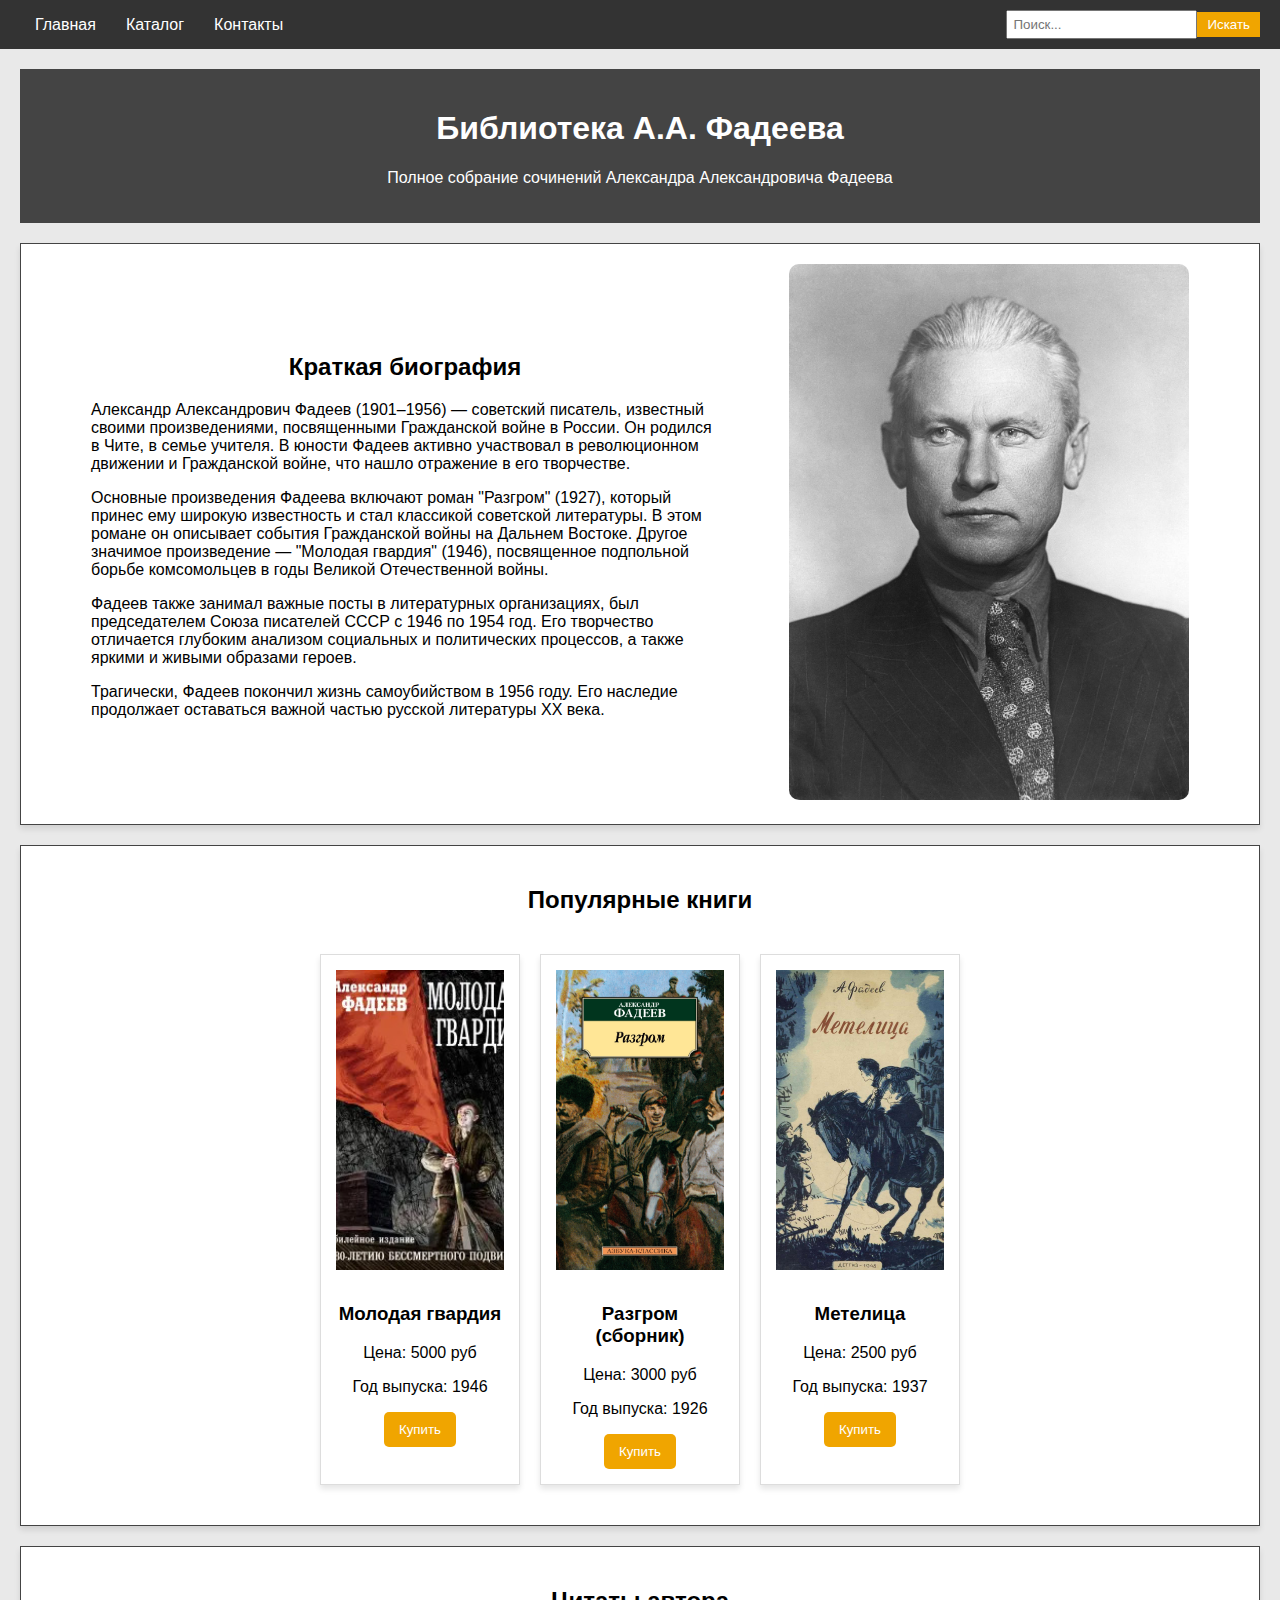
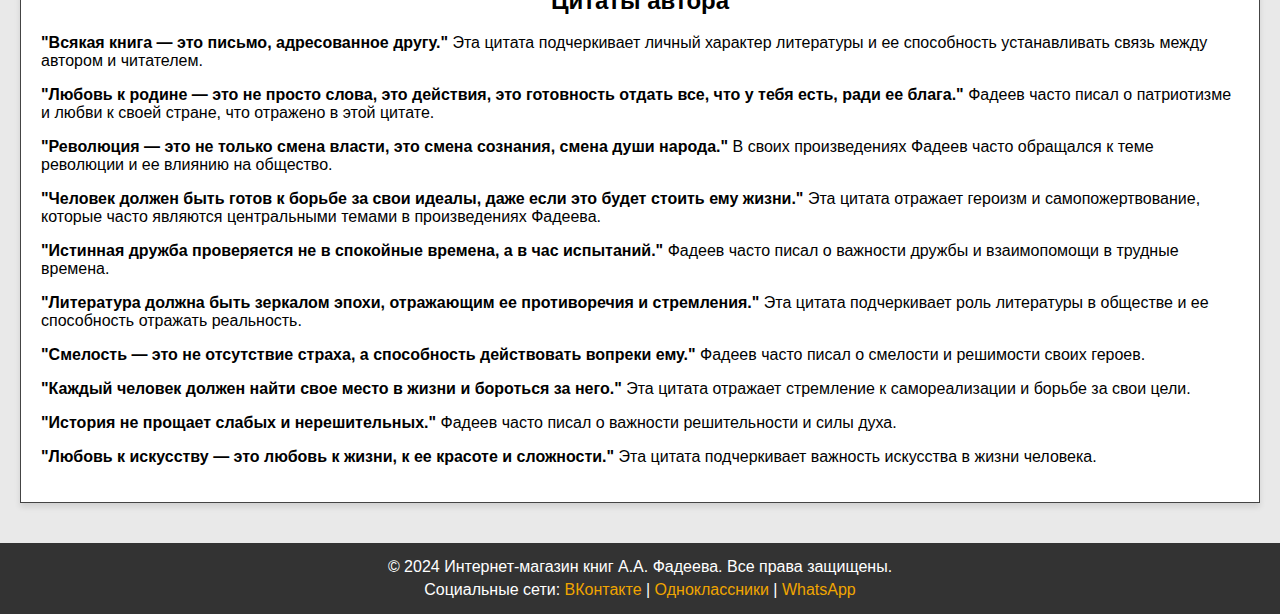
<file: index.html>
<!DOCTYPE html>
<html lang="ru">
<head>
    <meta charset="UTF-8">
    <meta name="viewport" content="width=device-width, initial-scale=1.0">
    <title>Библиотека А.А. Фадеева</title>
    <link rel="stylesheet" href="styles.css">
</head>
<body>
    <header>
        <nav>
            <ul>
                <li><a href="index.html">Главная</a></li>
                <li><a href="catalog.html">Каталог</a></li>
                <li><a href="contacts.html">Контакты</a></li>
            </ul>
        </nav>
        <div class="search-bar">
            <input type="text" id="search-input" placeholder="Поиск...">
            <button id="search-input">Искать</button>
        </div>
    </header>
    <main>
        <section class="hero">
            <h1>Библиотека А.А. Фадеева</h1>
            <p>Полное собрание сочинений Александра Александровича Фадеева</p>
        </section>
        <section class="author-info">
            <div class="biography">
                <h2>Краткая биография</h2>
                <p>Александр Александрович Фадеев (1901–1956) — советский писатель, известный своими произведениями, посвященными Гражданской войне в России. Он родился в Чите, в семье учителя. В юности Фадеев активно участвовал в революционном движении и Гражданской войне, что нашло отражение в его творчестве.</p>
                <p>Основные произведения Фадеева включают роман "Разгром" (1927), который принес ему широкую известность и стал классикой советской литературы. В этом романе он описывает события Гражданской войны на Дальнем Востоке. Другое значимое произведение — "Молодая гвардия" (1946), посвященное подпольной борьбе комсомольцев в годы Великой Отечественной войны.</p>
                <p>Фадеев также занимал важные посты в литературных организациях, был председателем Союза писателей СССР с 1946 по 1954 год. Его творчество отличается глубоким анализом социальных и политических процессов, а также яркими и живыми образами героев.</p>
                <p>Трагически, Фадеев покончил жизнь самоубийством в 1956 году. Его наследие продолжает оставаться важной частью русской литературы XX века.</p>
            </div>
            <div class="author-photo">
                <img src="author.jpg" alt="Александр Александрович Фадеев">
            </div>
        </section>
        
        <section class="popular-books">
            <h2>Популярные книги</h2>
            <section class="products" id="product-list">
                <!-- Товары будут отображаться здесь -->
            </section>
        </section>

        <section class="quote">
            <h2>Цитаты автора</h2>
            <div class="quotes">
            <p><b>"Всякая книга — это письмо, адресованное другу."</b> Эта цитата подчеркивает личный характер литературы и ее способность устанавливать связь между автором и читателем.</p>
            <p><b>"Любовь к родине — это не просто слова, это действия, это готовность отдать все, что у тебя есть, ради ее блага."</b> Фадеев часто писал о патриотизме и любви к своей стране, что отражено в этой цитате.</p>
            <p><b>"Революция — это не только смена власти, это смена сознания, смена души народа."</b> В своих произведениях Фадеев часто обращался к теме революции и ее влиянию на общество.</p>
            <p><b>"Человек должен быть готов к борьбе за свои идеалы, даже если это будет стоить ему жизни."</b> Эта цитата отражает героизм и самопожертвование, которые часто являются центральными темами в произведениях Фадеева.</p>
            <p><b>"Истинная дружба проверяется не в спокойные времена, а в час испытаний."</b> Фадеев часто писал о важности дружбы и взаимопомощи в трудные времена.</p>
            <p><b>"Литература должна быть зеркалом эпохи, отражающим ее противоречия и стремления."</b> Эта цитата подчеркивает роль литературы в обществе и ее способность отражать реальность.</p>
            <p><b>"Смелость — это не отсутствие страха, а способность действовать вопреки ему."</b> Фадеев часто писал о смелости и решимости своих героев.</p>
            <p><b>"Каждый человек должен найти свое место в жизни и бороться за него."</b> Эта цитата отражает стремление к самореализации и борьбе за свои цели.</p>
            <p><b>"История не прощает слабых и нерешительных."</b> Фадеев часто писал о важности решительности и силы духа.</p>
            <p><b>"Любовь к искусству — это любовь к жизни, к ее красоте и сложности."</b> Эта цитата подчеркивает важность искусства в жизни человека.</p>
        </div>
        </section>
    </main>
    <footer>
        <p>&copy; 2024 Интернет-магазин книг А.А. Фадеева. Все права защищены.</p>
        <p>Социальные сети: <a href="#">ВКонтакте</a> | <a href="#">Одноклассники</a> | <a href="#">WhatsApp</a></p>
    </footer>
    <script>
        const products = [
            { name: 'Молодая гвардия', price: 5000, year: 1946, img: 'books/молодая-гвардия.jpg' },
            { name: 'Разгром (сборник)', price: 3000, year: 1926, img: 'books/разгром.jpg' },
            { name: 'Метелица', price: 2500, year: 1937, img: 'books/метелица.jpg' },
        ];

        function displayProducts(filteredProducts = products) {
            const productList = document.getElementById('product-list');
            productList.innerHTML = '';
            filteredProducts.forEach(product => {
                const productCard = document.createElement('div');
                productCard.classList.add('product-card');
                productCard.innerHTML = `
            <img src="${product.img}" alt="${product.name}">
            <div class="product-info">
                <h3>${product.name}</h3>
                <p>Цена: ${product.price} руб</p>
                <p>Год выпуска: ${product.year}</p>
            </div>
            <button class="buy-button">Купить</button>
        `;
                productList.appendChild(productCard);
            });
        }
        displayProducts();

        // Обработка клика по кнопке "Искать"
document.getElementById('search-button').addEventListener('click', () => {
    const searchQuery = document.getElementById('search-input').value.trim(); // Получаем текст из строки поиска
    if (searchQuery) {
        window.location.href = `catalog.html?search=${encodeURIComponent(searchQuery)}`;
    }
});
    </script>
</body>
</html>
</file>
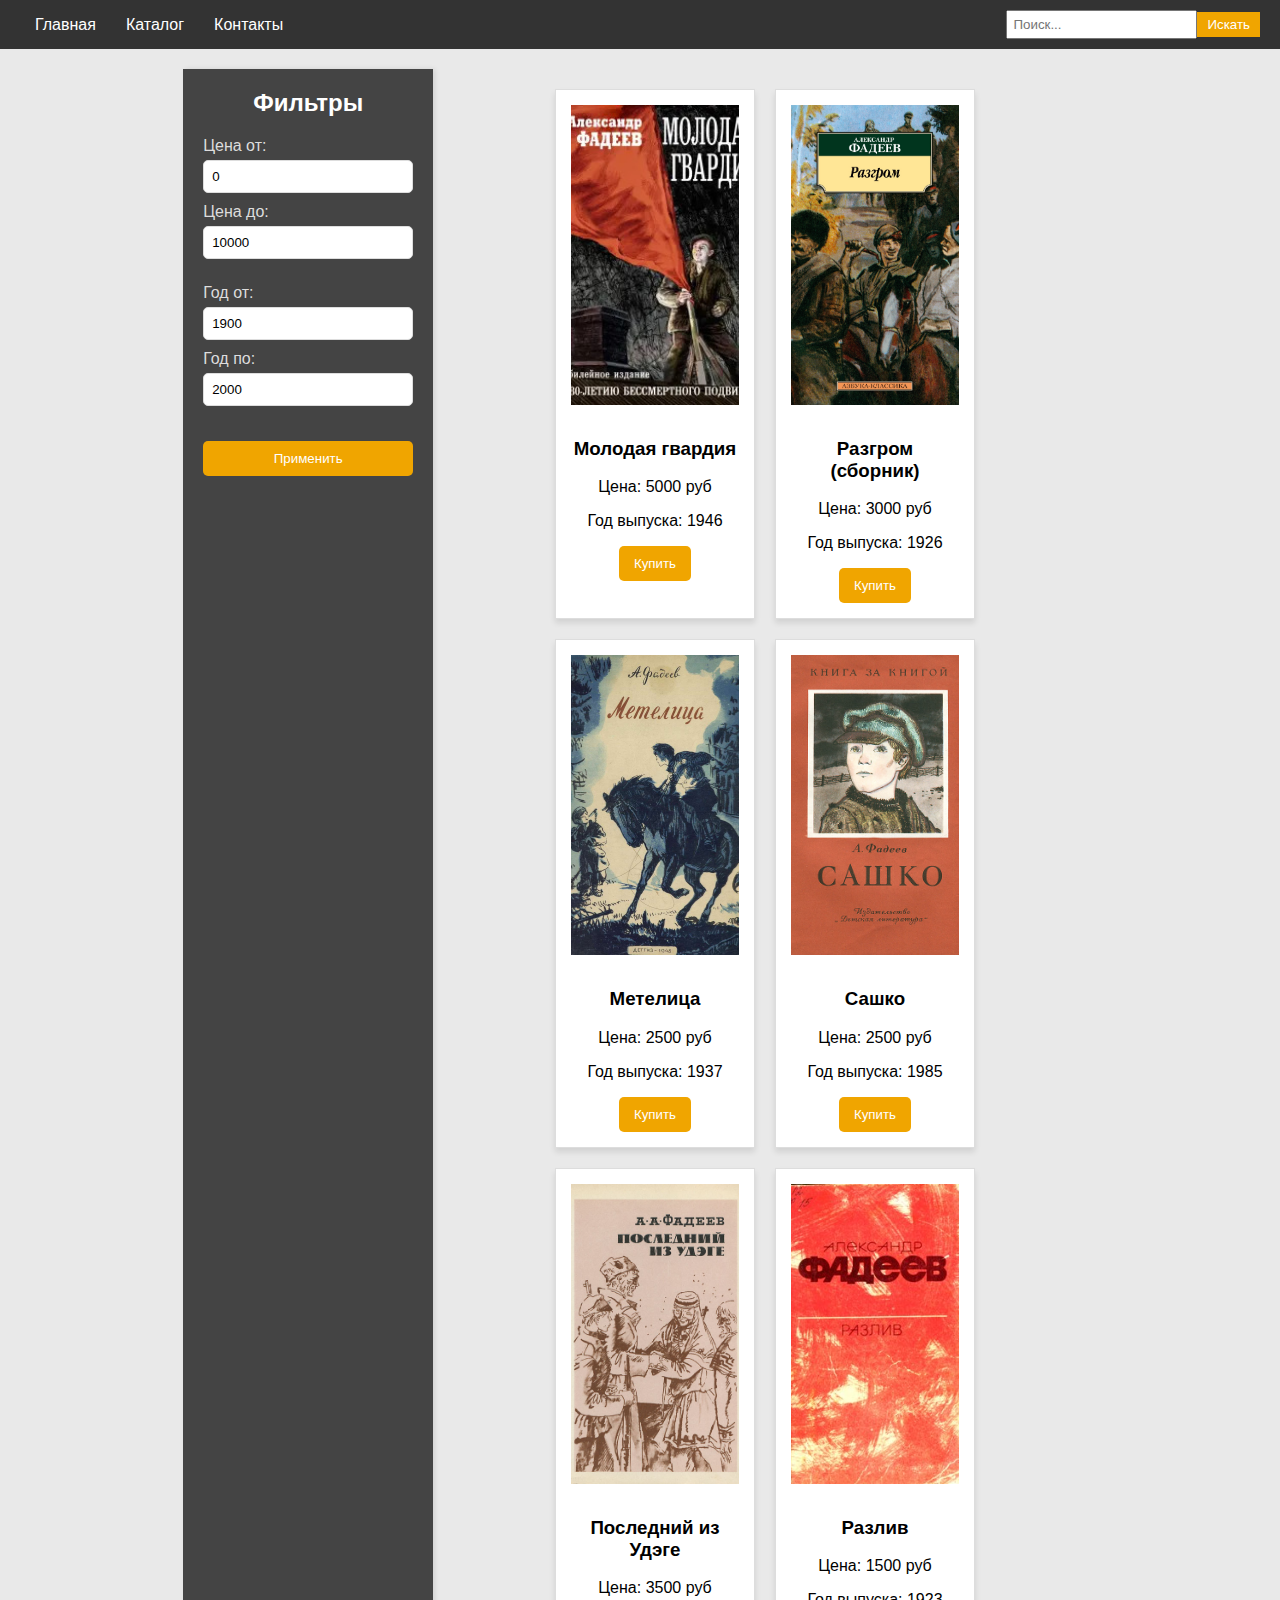
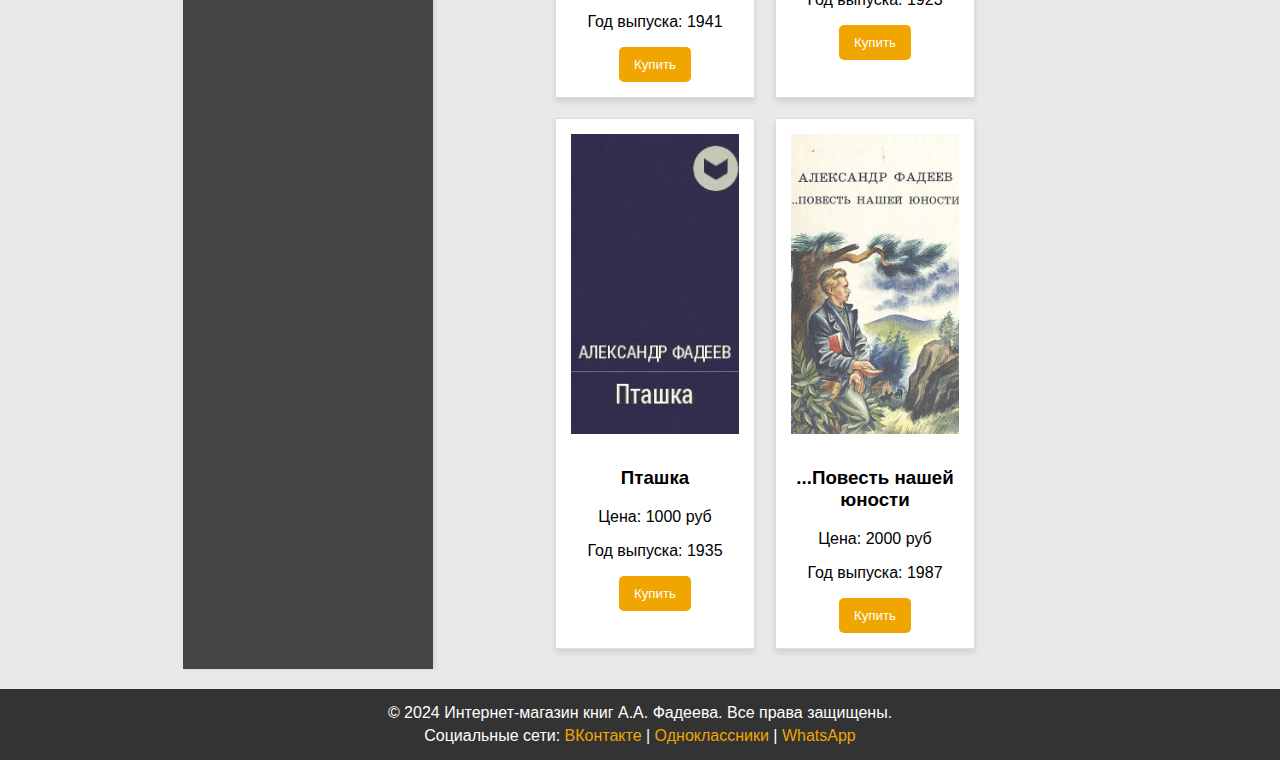
<file: catalog.html>
<!DOCTYPE html>
<html lang="ru">
<head>
    <meta charset="UTF-8">
    <meta name="viewport" content="width=device-width, initial-scale=1.0">
    <title>Каталог книг</title>
    <link rel="stylesheet" href="styles.css">
</head>
<body>
    <header>
        <nav>
            <ul>
                <li><a href="index.html">Главная</a></li>
                <li><a href="catalog.html">Каталог</a></li>
                <li><a href="contacts.html">Контакты</a></li>
            </ul>
        </nav>
        <div class="search-bar">
            <input type="text" id="search-input" placeholder="Поиск...">
            <button id="search-input">Искать</button>
        </div>
    </header>
    
    <main class="catalog">
        <div class="filters">
            <h2>Фильтры</h2>
            <div class="filters_list">
                <div class="filter-item">
                    <label for="price-min">Цена от:</label>
                    <input type="number" id="price-min" value="0" min="0" step="500">
                    <label for="price-max">Цена до:</label>
                    <input type="number" id="price-max" value="10000" max="10000" step="500">
                </div>
                <div class="filter-item">
                    <label for="release-year-min">Год от:</label>
                    <input type="number" id="release-year-min" value="1900" min="0" step="1">
                    <label for="release-year-max">Год по:</label>
                    <input type="number" id="release-year-max" value="2000" max="2025" step="1">
                </div>
            </div>
            <button onclick="filterProducts()">Применить</button>
        </div>

        <section class="products" id="product-list">
        </section>
    </main>
    <footer>
        <p>&copy; 2024 Интернет-магазин книг А.А. Фадеева. Все права защищены.</p>
        <p>Социальные сети: <a href="#">ВКонтакте</a> | <a href="#">Одноклассники</a> | <a href="#">WhatsApp</a></p>
    </footer>
    <script>
        const products = [
            { name: 'Молодая гвардия', price: 5000, year: 1946, img: 'books/молодая-гвардия.jpg' },
            { name: 'Разгром (сборник)', price: 3000, year: 1926, img: 'books/разгром.jpg' },
            { name: 'Метелица', price: 2500, year: 1937, img: 'books/метелица.jpg' },
            { name: 'Сашко', price: 2500, year: 1985, img: 'books/сашко.jpg' },
            { name: 'Последний из Удэге', price: 3500, year: 1941, img: 'books/Последний из Удэге.jpg' },
            { name: 'Разлив', price: 1500, year: 1923, img: 'books/Разлив.jpg' },
            { name: 'Пташка', price: 1000, year: 1935, img: 'books/Пташка.jpg' },
            { name: '...Повесть нашей юности', price: 2000, year: 1987, img: 'books/…Повесть нашей юности.jpg' },
        ];

        function displayProducts(filteredProducts = products) {
            const productList = document.getElementById('product-list');
            productList.innerHTML = '';
            filteredProducts.forEach(product => {
                const productCard = document.createElement('div');
                productCard.classList.add('product-card');
                productCard.innerHTML = `
            <img src="${product.img}" alt="${product.name}">
            <div class="product-info">
                <h3>${product.name}</h3>
                <p>Цена: ${product.price} руб</p>
                <p>Год выпуска: ${product.year}</p>
            </div>
            <button class="buy-button">Купить</button>
        `;
                productList.appendChild(productCard);
            });
        }

        function filterProducts() {
            const priceMin = parseInt(document.getElementById('price-min').value, 10);
            const priceMax = parseInt(document.getElementById('price-max').value, 10);
            const yearMin = parseInt(document.getElementById('release-year-min').value, 10);
            const yearMax = parseInt(document.getElementById('release-year-max').value, 10);

            const filteredProducts = products.filter(product => {
                return product.price >= priceMin && product.price <= priceMax &&
                       product.year >= yearMin && product.year <= yearMax;
            });

            displayProducts(filteredProducts);
        }

        displayProducts();

        function showNotificationInCard(button) {
            const productCard = button.closest('.product-card');
            let notification = productCard.querySelector('.notification');

            if (!notification) {
                notification = document.createElement('div');
                notification.classList.add('notification');
                notification.textContent = 'Товар добавлен в корзину!';
                productCard.appendChild(notification);
            }

            notification.style.display = 'block';

            setTimeout(() => {
                notification.style.display = 'none';
            }, 2000);
        }
        document.querySelectorAll('.buy-button').forEach(button => {
            button.addEventListener('click', () => showNotificationInCard(button));
        });
document.getElementById('search-button').addEventListener('click', () => {
    const searchQuery = document.getElementById('search-input').value.trim(); // Получаем текст из строки поиска
    if (searchQuery) {
        window.location.href = `catalog.html?search=${encodeURIComponent(searchQuery)}`;
    }
});
function getSearchQuery() {
    const params = new URLSearchParams(window.location.search);
    return params.get('search');
}
function filterProductsBySearch() {
    const searchQuery = getSearchQuery();
    if (searchQuery) {
        const filteredProducts = products.filter(product =>
            product.name.toLowerCase().includes(searchQuery.toLowerCase())
        );
        displayProducts(filteredProducts); // Отображаем отфильтрованные товары
    } else {
        displayProducts(products); // Показываем все товары, если запрос отсутствует
    }
}

filterProductsBySearch();
    </script>
</body>
</html>
</file>
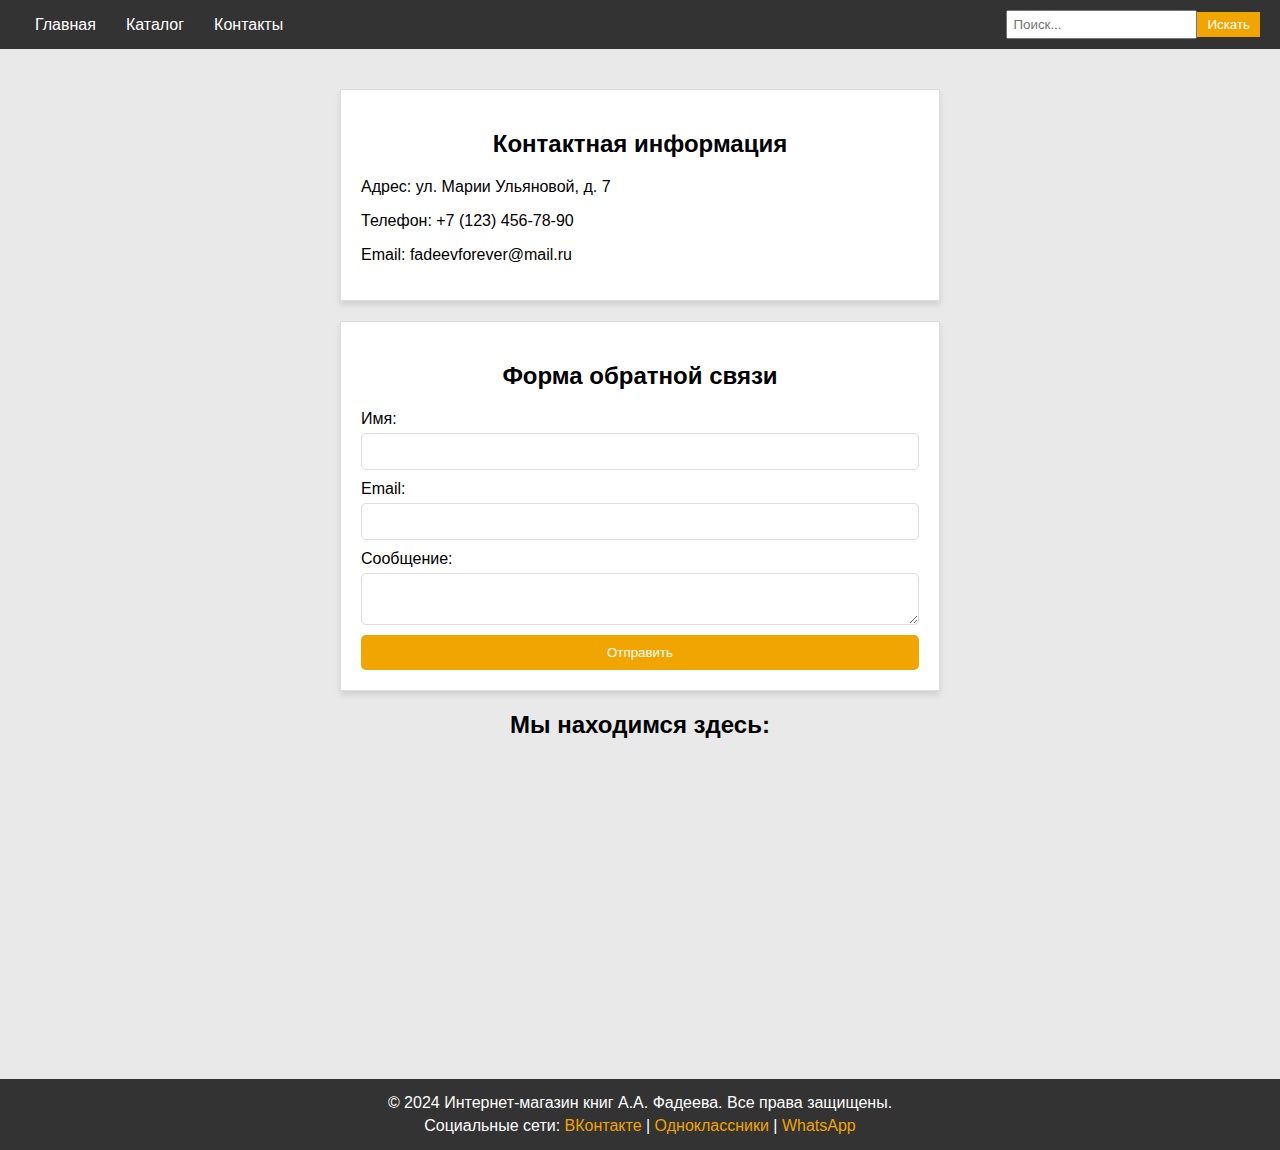
<file: contacts.html>
<!DOCTYPE html>
<html lang="ru">

<head>
    <meta charset="UTF-8">
    <meta name="viewport" content="width=device-width, initial-scale=1.0">
    <title>Контакты</title>
    <link rel="stylesheet" href="styles.css">
</head>

<body>
    <header>
        <nav>
            <ul>
                <li><a href="index.html">Главная</a></li>
                <li><a href="catalog.html">Каталог</a></li>
                <li><a href="contacts.html">Контакты</a></li>
            </ul>
        </nav>
        <div class="search-bar">
            <input type="text" id="search-input" placeholder="Поиск...">
            <button id="search-input">Искать</button>
        </div>
    </header>

    <main>
        <section class="contact-info">
            <h2>Контактная информация</h2>
            <p>Адрес: ул. Марии Ульяновой, д. 7</p>
            <p>Телефон: +7 (123) 456-78-90</p>
            <p>Email: fadeevforever@mail.ru</p>
        </section>
        <section class="contact-form">
            <h2>Форма обратной связи</h2>
            <form>
                <label for="name">Имя:</label>
                <input type="text" id="name">
                <label for="email">Email:</label>
                <input type="email" id="email">
                <label for="message">Сообщение:</label>
                <textarea id="message"></textarea>
                <button type="submit">Отправить</button>
            </form>
        </section>
        <section class="map">
            <h2>Мы находимся здесь:</h2>
            <div class="map-container">
                <iframe
                    src="https://www.google.com/maps/embed?pb=!1m18!1m12!1m3!1d1914.9477285700975!2d39.88784174835836!3d59.21802995871912!2m3!1f0!2f0!3f0!3m2!1i1024!2i768!4f13.1!3m3!1m2!1s0x46ae982919479efb%3A0xdbbd3de7ec0daaed!2z0JLQvtC70L7Qs9C-0LTRgdC60LDRjyDQvtCx0LvQsNGB0YLQvdCw0Y8g0LHQuNCx0LvQuNC-0YLQtdC60LAg0LjQvC4g0Jgu0JIuINCR0LDQsdGD0YjQutC40L3QsA!5e0!3m2!1sru!2sfr!4v1733430673492!5m2!1sru!2sfr"
                    width="100" height="300" frameborder="0" style="border:0;" allowfullscreen="" aria-hidden="false"
                    tabindex="0"></iframe>
            </div>
        </section>
    </main>
    <footer>
        <p>&copy; 2024 Интернет-магазин книг А.А. Фадеева. Все права защищены.</p>
        <p>Социальные сети: <a href="#">ВКонтакте</a> | <a href="#">Одноклассники</a> | <a href="#">WhatsApp</a></p>
    </footer>
    <script>
        // Обработка клика по кнопке "Искать"
document.getElementById('search-button').addEventListener('click', () => {
    const searchQuery = document.getElementById('search-input').value.trim(); // Получаем текст из строки поиска
    if (searchQuery) {
        window.location.href = `catalog.html?search=${encodeURIComponent(searchQuery)}`;
    }
});
    </script>
</body>

</html>
</file>
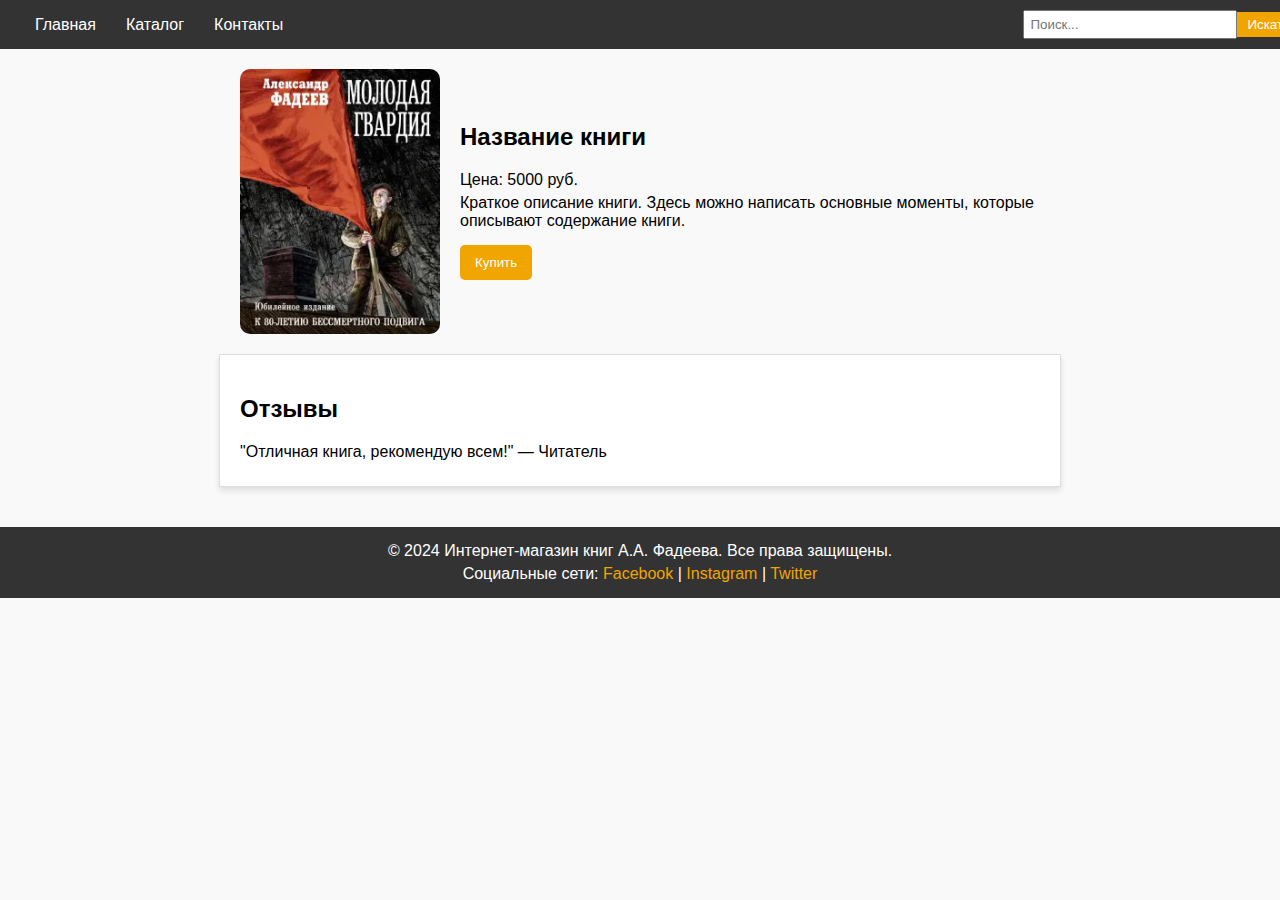
<file: books/Molodaya-Gvardiya.html>
<!DOCTYPE html>
<html lang="ru">
<head>
    <meta charset="UTF-8">
    <meta name="viewport" content="width=device-width, initial-scale=1.0">
    <title>Книга "Молодая гвардия" А. А. Фадеева</title>
    <link rel="stylesheet" href="styles.css">
</head>
<body>
    <header>
        <nav>
            <ul>
                <li><a href="index.html">Главная</a></li>
                <li><a href="catalog.html">Каталог</a></li>
                <li><a href="contacts.html">Контакты</a></li>
            </ul>
        </nav>
        <div class="search-bar">
            <input type="text" placeholder="Поиск...">
            <button>Искать</button>
        </div>
    </header>
    <main class="product-page">
        <section class="product-details">
            <img src="молодая-гвардия.jpg" alt="Книга 1" class="product-image">
            <div class="product-info">
                <h2>Название книги</h2>
                <p>Цена: 5000 руб.</p>
                <p>Краткое описание книги. Здесь можно написать основные моменты, которые описывают содержание книги.</p>
                <button class="buy-button">Купить</button>
            </div>
        </section>
        <section class="reviews">
            <h2>Отзывы</h2>
            <div class="review">
                <p>"Отличная книга, рекомендую всем!" — Читатель</p>
            </div>
        </section>
    </main>
    <footer>
        <p>&copy; 2024 Интернет-магазин книг А.А. Фадеева. Все права защищены.</p>
        <p>Социальные сети: <a href="#">Facebook</a> | <a href="#">Instagram</a> | <a href="#">Twitter</a></p>
    </footer>
</body>
</html>
</file>
<file: styles.css>
* {
    box-sizing: border-box;
}

body {
    font-family: Arial, sans-serif;
    margin: 0;
    padding: 0;
    background-color: #e9e9e9;
}

header {
    display: flex;
    justify-content: space-between;
    align-items: center;
    background-color: #333;
    color: white;
    padding: 10px 20px;
    width: 100%;
}

header nav ul {
    list-style: none;
    display: flex;
    margin: 0;
    padding: 0;
}

header nav ul li {
    margin: 0 15px;
}

header nav ul li a {
    text-decoration: none;
    color: white;
    transition: color 0.3s;
}

header nav ul li a:hover {
    color: #f0a500;
}

header .search-bar {
    display: flex;
    align-items: center;
}

header .search-bar input {
    padding: 5px;
    min-width: 0;
}

header .search-bar button {
    padding: 5px 10px;
    background-color: #f0a500;
    color: white;
    border: none;
    cursor: pointer;
}

header .search-bar button:hover {
    background-color: #e18c00;
}

main {
    padding: 20px;
}

.hero {
    text-align: center;
    padding: 20px;
    background-color: #444;
    color: white;
}

.author-info {
    display: flex;
    align-items: center;
    margin: 20px 0;
    padding: 20px;
    background-color: white;
    border: 1px solid #444;
    box-shadow: 0 4px 6px rgba(0, 0, 0, 0.1);
}

.biography {
    flex: 1;
    margin-right: 20px;
}

.biography p {
    margin-left: 50px;
    margin-right: 50px;
}

.quotes {
    height: auto;
    margin-left: auto;
    margin-right: auto;
}

.author-photo img {
    width: 100%;
    max-width: 400px;
    height: auto;
    border-radius: 10px;
    margin-right: 50px;
}

.quote,
.popular-books {
    margin: 20px 0;
    padding: 20px;
    background-color: white;
    border: 1px solid #444;
    box-shadow: 0 4px 6px rgba(0, 0, 0, 0.1);
}

.book-list {
    display: flex;
    flex-wrap: wrap;
    gap: 20px;
    justify-content: center;
}

.book-item {
    border: 1px solid #ddd;
    padding: 15px;
    background-color: white;
    text-align: center;
    width: 200px;
    box-shadow: 0 4px 6px rgba(0, 0, 0, 0.1);
    transition: transform 0.3s, box-shadow 0.3s;
}

.book-item img {
    max-width: 100%;
    height: auto;
    margin-bottom: 10px;
}

.book-item:hover {
    transform: translateY(-5px);
    box-shadow: 0 6px 10px rgba(0, 0, 0, 0.2);
}

footer {
    text-align: center;
    padding: 10px;
    background-color: #333;
    color: white;
    position: relative;
    bottom: 0;
    width: 100%;
}

footer p {
    margin: 5px 0;
}

footer a {
    color: #f0a500;
    text-decoration: none;
}

footer a:hover {
    color: #e18c00;
}

@media (max-width: 900px) {
    .author-info {
        flex-direction: column-reverse;
        justify-content: center;
    }

    .author-photo>img {
        min-width: 0;
    }
}

@media (max-width: 768px) {
    header {
        flex-direction: column;
        align-items: flex-start;
    }

    header nav ul {
        flex-direction: column;
        width: 100%;
    }

    header nav ul li {
        margin: 5px 0;
    }

    header .search-bar {
        width: 100%;
        margin-top: 10px;
    }

    header .search-bar input {
        width: calc(100% - 60px);
    }

    .catalog {
        flex-direction: column;
        align-items: center;
        padding: 10px;
        width: 100%;
    }

    .author-photo>img {
        max-width: none;
    }

    .biography p {
        padding: 0;
        margin: 0;
    }

    .filters {
        width: 100%;
        margin-bottom: 20px;
        padding: 5px;
        /* Уменьшаем отступы */
    }

    .product-card {
        width: 100%;
    }
}

@media (max-width: 480px) {
    .filters h2 {
        font-size: 1.2em;
    }

    .filters .filter-item label {
        font-size: 0.9em;
    }

    .filters .filter-item input {
        font-size: 0.9em;
    }

    .filters button {
        font-size: 0.9em;
    }

    .product-info h3 {
        font-size: 1.2em;
    }

    .product-info p {
        font-size: 0.9em;
    }

    .product-card .buy-button {
        font-size: 0.9em;
    }
}

.catalog {
    display: flex;
    padding: 20px 100px;
    width: 87vw;
    margin: 0 auto;
    max-width: 1920px;
}

.filters {
    width: 250px;
    background-color: #444;
    color: white;
    padding: 20px;
    padding-bottom: 10px;
    /* Добавляем отступ внизу */
    box-shadow: 2px 0 5px rgba(0, 0, 0, 0.1);
}

.filters h2 {
    margin-top: 0;
}

.filters .filter-item {
    margin: 15px 0;
}

.filters .filter-item label {
    display: block;
    margin-bottom: 5px;
    color: #ddd;
}

.filters .filter-item input {
    width: 100%;
    padding: 8px;
    margin-bottom: 10px;
    border: 1px solid #ddd;
    border-radius: 5px;
    box-sizing: border-box;
}

.filters button {
    background-color: #f0a500;
    color: white;
    border: none;
    padding: 10px 15px;
    cursor: pointer;
    width: 100%;
    border-radius: 5px;
    margin-top: 10px;
}

.filters button:hover {
    background-color: #e18c00;
}

.products {
    flex: 1;
    display: flex;
    flex-wrap: wrap;
    gap: 20px;
    padding: 20px;
    justify-content: center;
}

.product-card {
    width: 200px;
    border: 1px solid #ddd;
    padding: 15px;
    background-color: white;
    text-align: center;
    box-shadow: 0 4px 6px rgba(0, 0, 0, 0.1);
    transition: transform 0.3s, box-shadow 0.3s;
    position: relative;
}

.product-card img {
    width: 100%;
    height: 300px;
    object-fit: cover;
    margin-bottom: 10px;
}

.product-card:hover {
    transform: translateY(-5px);
    box-shadow: 0 6px 10px rgba(0, 0, 0, 0.2);
}

.product-card .buy-button {
    /* position: absolute; */
    margin-top: auto;
    /* bottom: 10px;
    right: 10px; */
    background-color: #f0a500;
    color: white;
    border: none;
    padding: 10px 15px;
    cursor: pointer;
    border-radius: 5px;
}

.product-card .buy-button:hover {
    background-color: #e18c00;
}

.notification {
    display: none;
    position: absolute;
    top: 50%;
    left: 50%;
    transform: translate(-50%, -50%);
    background-color: #28a745;
    color: white;
    padding: 10px 20px;
    border-radius: 5px;
    font-size: 14px;
    text-align: center;
    z-index: 10;
}

.contact-info,
.contact-form {
    margin: 20px auto;
    padding: 20px;
    background-color: white;
    border: 1px solid #ddd;
    box-shadow: 0 4px 6px rgba(0, 0, 0, 0.1);
    width: 100%;
    max-width: 600px;
    /* text-align: center; */
}

.contact-form form {
    display: flex;
    flex-direction: column;
}

.contact-form form label {
    margin-bottom: 5px;
}

.contact-form form input,
.contact-form form textarea {
    padding: 10px;
    margin-bottom: 10px;
    border: 1px solid #ddd;
    border-radius: 5px;
}

.contact-form form button {
    padding: 10px 15px;
    background-color: #f0a500;
    color: white;
    border: none;
    cursor: pointer;
    border-radius: 5px;
}

.contact-form form button:hover {
    background-color: #e18c00;
}

.map-container {
    width: 100%;
    height: 300px;
    /* Уменьшаем высоту карты */
    position: relative;
}

h2 {
    display: flex;
    justify-content: center;
}

.map-container iframe {
    width: 100%;
    height: 100%;
    border: 0;
}

.book-details {
    display: flex;
    flex-direction: column;
    align-items: center;
    text-align: center;
}

.book-image img {
    max-width: 100%;
    height: auto;
    margin-bottom: 20px;
}

.book-info {
    margin-bottom: 20px;
}

.book-info button {
    padding: 10px 15px;
    background-color: #f0a500;
    color: white;
    border: none;
    cursor: pointer;
    border-radius: 5px;
}

.book-info button:hover {
    background-color: #e18c00;
}

.book-description {
    text-align: left;
    max-width: 600px;
}
</file>
<file: books/styles.css>
/* Общие стили */
body {
    font-family: Arial, sans-serif;
    margin: 0;
    padding: 0;
    background-color: #f9f9f9;
}

header {
    display: flex;
    justify-content: space-between;
    align-items: center;
    background-color: #333;
    color: white;
    padding: 10px 20px;
    width: 100%;
}

header nav ul {
    list-style: none;
    display: flex;
    margin: 0;
    padding: 0;
}

header nav ul li {
    margin: 0 15px;
}

header nav ul li a {
    text-decoration: none;
    color: white;
    transition: color 0.3s;
}

header nav ul li a:hover {
    color: #f0a500;
}

header .search-bar {
    display: flex;
    align-items: center;
}

header .search-bar input {
    padding: 5px;
    width: 200px;
}

header .search-bar button {
    padding: 5px 10px;
    background-color: #f0a500;
    color: white;
    border: none;
    cursor: pointer;
}

header .search-bar button:hover {
    background-color: #e18c00;
}

.product-page {
    padding: 20px;
    display: flex;
    flex-direction: column;
    align-items: center;
}

.product-details {
    display: flex;
    align-items: center;
    margin-bottom: 20px;
    width: 100%;
    max-width: 800px;
}

.product-image {
    width: 200px;
    height: auto;
    margin-right: 20px;
    border-radius: 10px;
}

.product-info {
    flex: 1;
}

.product-info h2 {
    margin-top: 0;
}

.product-info p {
    margin: 5px 0;
}

.buy-button {
    margin-top: 10px;
    background-color: #f0a500;
    color: white;
    border: none;
    padding: 10px 15px;
    cursor: pointer;
    border-radius: 5px;
}

.buy-button:hover {
    background-color: #e18c00;
}

.reviews {
    width: 100%;
    max-width: 800px;
    background-color: white;
    border: 1px solid #ddd;
    box-shadow: 0 4px 6px rgba(0, 0, 0, 0.1);
    padding: 20px;
    margin-bottom: 20px;
}

.review p {
    margin: 5px 0;
}

footer {
    text-align: center;
    padding: 10px;
    background-color: #333;
    color: white;
    width: 100%;
    box-sizing: border-box;
}

footer p {
    margin: 5px 0;
}

footer a {
    color: #f0a500;
    text-decoration: none;
}

footer a:hover {
    color: #e18c00;
}

/* Медиа-запросы для адаптивности */
@media (max-width: 768px) {
    header {
        flex-direction: column;
        align-items: flex-start;
    }

    header nav ul {
        flex-direction: column;
        width: 100%;
    }

    header nav ul li {
        margin: 5px 0;
    }

    header .search-bar {
        width: 100%;
        margin-top: 10px;
    }

    header .search-bar input {
        width: calc(100% - 60px);
    }

    .product-details {
        flex-direction: column;
        align-items: center;
    }

    .product-image {
        margin-bottom: 20px;
    }
}

@media (max-width: 480px) {
    .product-info h2 {
        font-size: 1.2em;
    }

    .product-info p {
        font-size: 0.9em;
    }

    .buy-button {
        font-size: 0.9em;
    }

    .reviews h2 {
        font-size: 1.2em;
    }

    .review p {
        font-size: 0.9em;
    }
}
</file>
